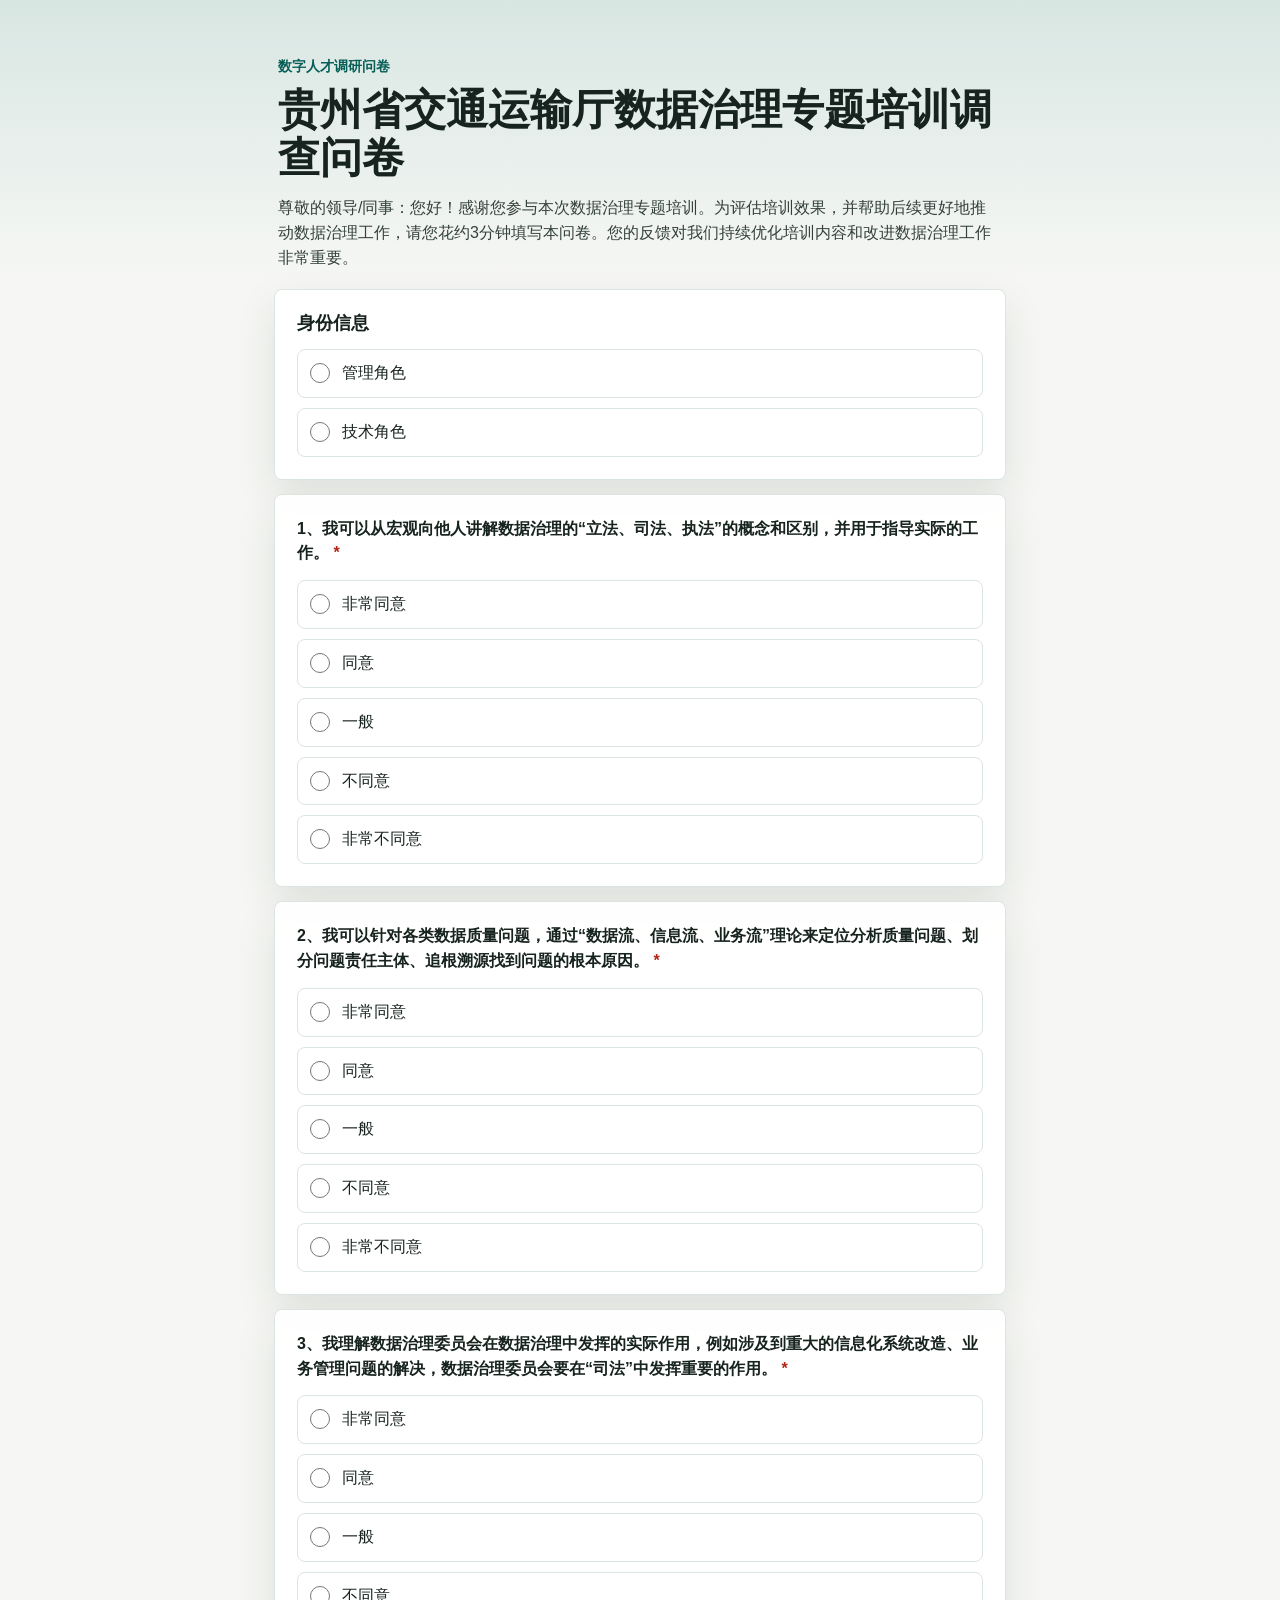
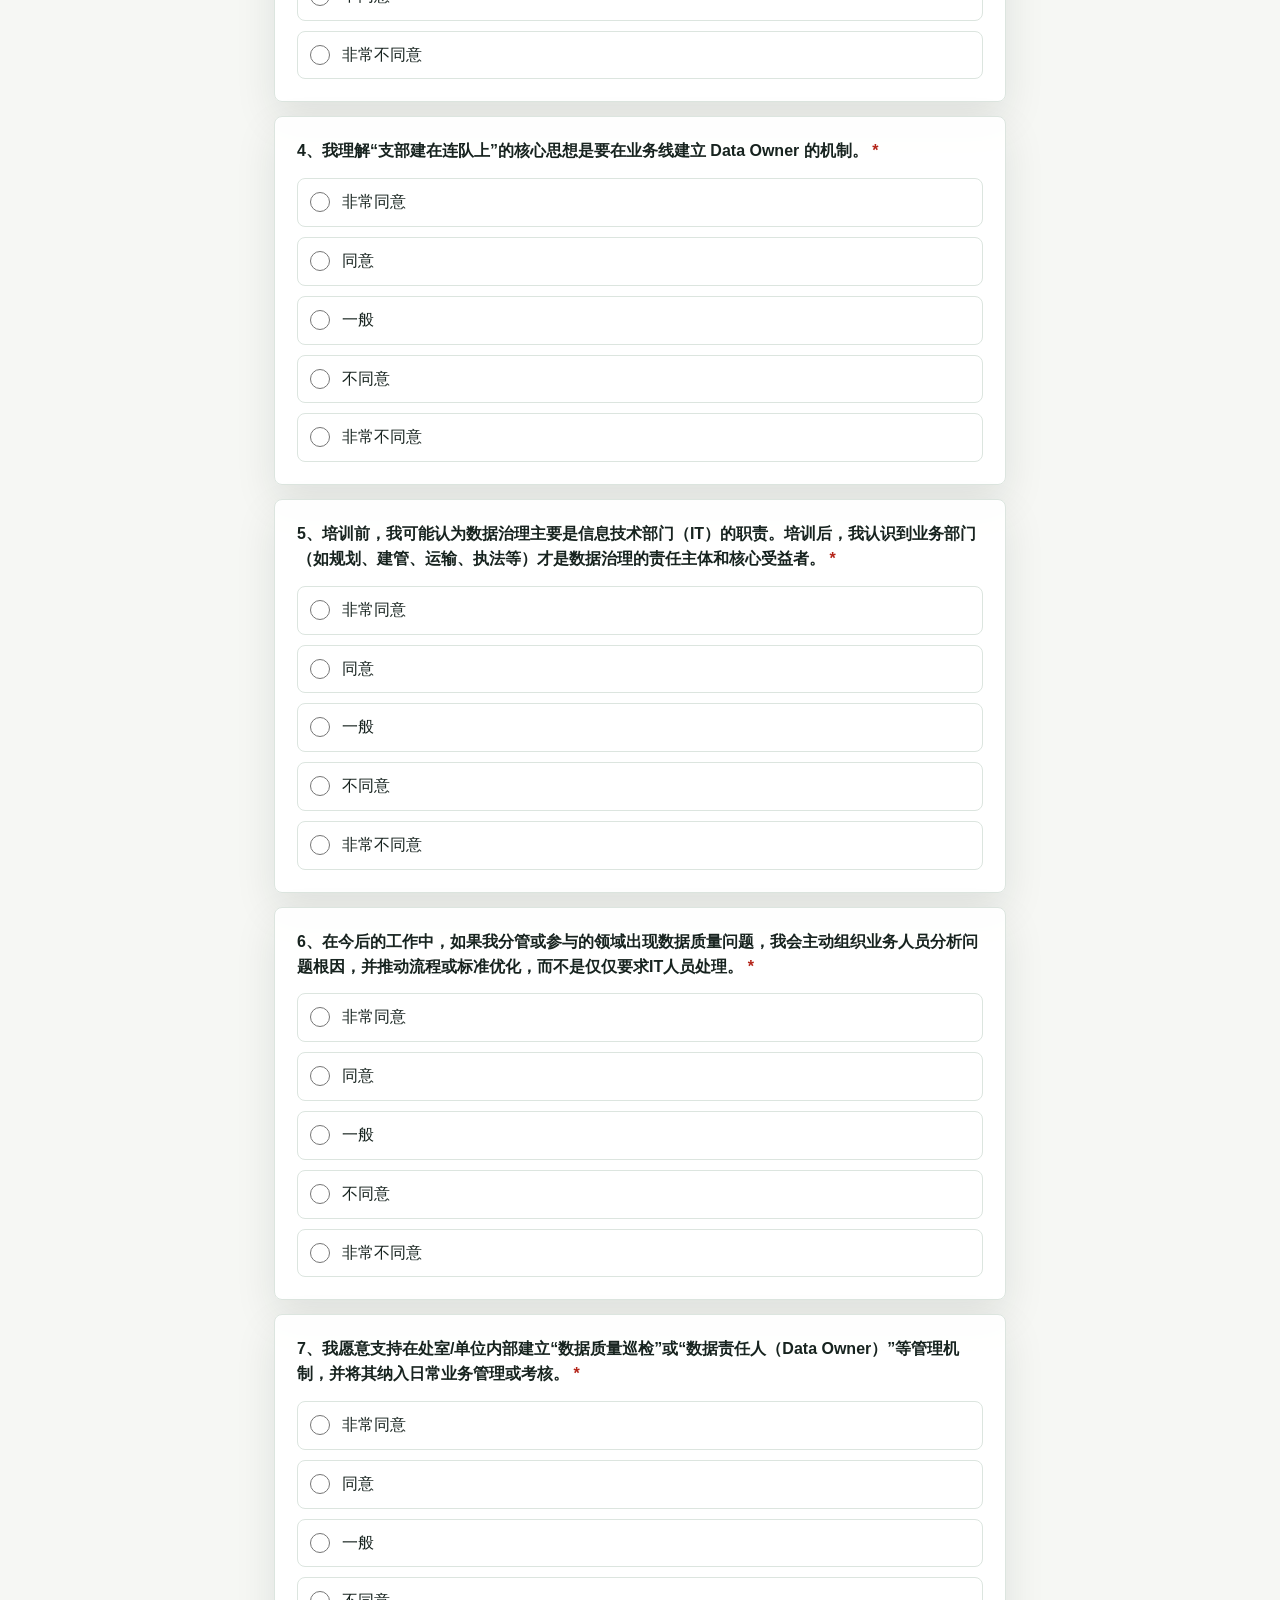
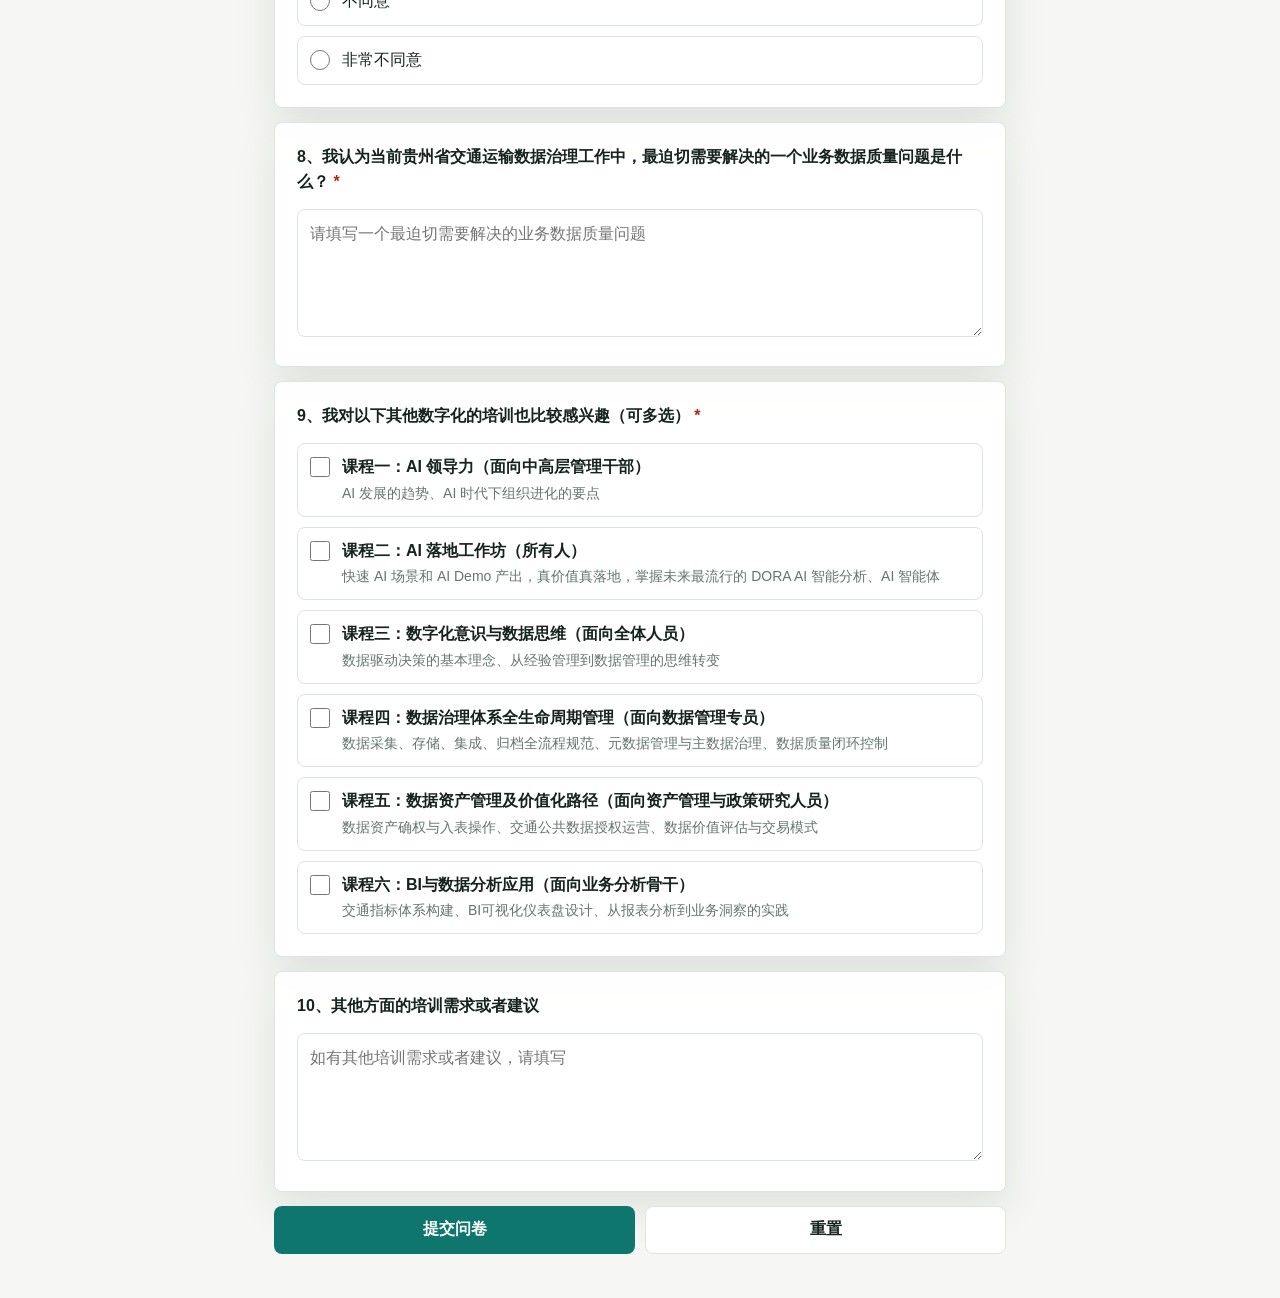
<file: index.html>
<!doctype html>
<html lang="zh-CN">
  <head>
    <meta charset="utf-8">
    <meta name="viewport" content="width=device-width, initial-scale=1, viewport-fit=cover">
    <meta name="theme-color" content="#0f766e">
    <title>贵州省交通运输厅数据治理专题培训调查问卷</title>
    <link rel="stylesheet" href="styles.css?v=20260610-0450">
  </head>
  <body>
    <main class="page-shell">
      <section class="survey-hero">
        <p class="eyebrow">数字人才调研问卷</p>
        <h1>贵州省交通运输厅数据治理专题培训调查问卷</h1>
        <p class="intro">
          尊敬的领导/同事：您好！感谢您参与本次数据治理专题培训。为评估培训效果，并帮助后续更好地推动数据治理工作，请您花约3分钟填写本问卷。您的反馈对我们持续优化培训内容和改进数据治理工作非常重要。
        </p>
      </section>

      <form id="surveyForm" class="survey-form" novalidate>
        <section class="identity-section" aria-labelledby="identityTitle">
          <h2 id="identityTitle">身份信息</h2>
          <div class="option-list" id="roleOptions">
            <label class="option-item">
              <input type="radio" name="role" value="管理角色" required>
              <span>管理角色</span>
            </label>
            <label class="option-item">
              <input type="radio" name="role" value="技术角色" required>
              <span>技术角色</span>
            </label>
          </div>
        </section>

        <section id="questions" class="questions" aria-live="polite"></section>

        <section class="actions" aria-label="提交问卷">
          <button class="primary-button" type="submit">提交问卷</button>
          <button class="secondary-button" type="button" id="resetButton">重置</button>
        </section>
      </form>

      <section class="result-panel" id="resultPanel" hidden style="display: none;">
        <h2>提交成功</h2>
        <p>感谢您的反馈，问卷已提交成功。您现在可以关闭此页面。</p>
        <div class="result-actions">
          <button class="primary-button" type="button" id="closeButton">关闭页面</button>
        </div>
        <p class="close-help" id="closeHelp" hidden style="display: none;">如果页面没有自动关闭，请使用右上角关闭按钮或返回上一页。</p>
      </section>
    </main>

    <script src="config.js?v=20260610-0450"></script>
    <script src="app.js?v=20260610-0450"></script>
  </body>
</html>
</file>
<file: styles.css>
:root {
  color-scheme: light;
  --bg: #f6f7f4;
  --surface: #ffffff;
  --surface-soft: #eef6f2;
  --text: #17231f;
  --muted: #66746f;
  --line: #dce5df;
  --brand: #0f766e;
  --brand-strong: #075e57;
  --accent: #d97706;
  --danger: #b42318;
  --shadow: 0 16px 40px rgba(20, 41, 34, 0.1);
}

* {
  box-sizing: border-box;
}

[hidden] {
  display: none !important;
}

body {
  margin: 0;
  min-height: 100vh;
  background:
    linear-gradient(180deg, rgba(15, 118, 110, 0.13), rgba(246, 247, 244, 0) 280px),
    var(--bg);
  color: var(--text);
  font-family: -apple-system, BlinkMacSystemFont, "Segoe UI", "PingFang SC", "Microsoft YaHei", sans-serif;
  line-height: 1.55;
}

button,
input,
textarea {
  font: inherit;
}

.page-shell {
  width: min(100%, 760px);
  margin: 0 auto;
  padding: 20px 14px 44px;
}

.survey-hero {
  padding: 22px 4px 18px;
}

.eyebrow {
  margin: 0 0 8px;
  color: var(--brand-strong);
  font-size: 14px;
  font-weight: 700;
}

h1,
h2,
p {
  margin-top: 0;
}

h1 {
  margin-bottom: 14px;
  font-size: clamp(28px, 8vw, 42px);
  line-height: 1.15;
  letter-spacing: 0;
}

h2 {
  margin-bottom: 14px;
  font-size: 18px;
  line-height: 1.3;
}

.intro {
  margin-bottom: 0;
  color: #34413d;
  font-size: 16px;
}

.survey-form,
.result-panel {
  display: grid;
  gap: 14px;
}

.identity-section,
.question-card,
.result-panel {
  border: 1px solid var(--line);
  border-radius: 8px;
  background: rgba(255, 255, 255, 0.96);
  box-shadow: var(--shadow);
}

.identity-section,
.question-card {
  padding: 18px;
}

.field-grid {
  display: grid;
  gap: 12px;
}

.text-field {
  display: grid;
  gap: 8px;
  color: var(--muted);
  font-size: 14px;
  font-weight: 700;
}

.text-field input,
.open-answer {
  width: 100%;
  border: 1px solid var(--line);
  border-radius: 8px;
  background: var(--surface);
  color: var(--text);
  outline: none;
}

.text-field input {
  min-height: 48px;
  padding: 10px 12px;
}

.open-answer {
  min-height: 128px;
  resize: vertical;
  padding: 12px;
}

.text-field input:focus,
.open-answer:focus {
  border-color: var(--brand);
  box-shadow: 0 0 0 3px rgba(15, 118, 110, 0.15);
}

.text-field input[aria-invalid="true"] {
  border-color: var(--danger);
  box-shadow: 0 0 0 3px rgba(180, 35, 24, 0.12);
}

.questions {
  display: grid;
  gap: 14px;
}

.question-title {
  margin-bottom: 14px;
  font-size: 16px;
  font-weight: 750;
}

.required {
  color: var(--danger);
}

.option-list {
  display: grid;
  gap: 10px;
}

.option-item {
  display: grid;
  grid-template-columns: 22px 1fr;
  align-items: start;
  gap: 10px;
  min-height: 46px;
  padding: 11px 12px;
  border: 1px solid var(--line);
  border-radius: 8px;
  background: var(--surface);
}

.option-item input {
  width: 20px;
  height: 20px;
  margin: 2px 0 0;
  accent-color: var(--brand);
}

.option-item:has(input:checked) {
  border-color: rgba(15, 118, 110, 0.55);
  background: var(--surface-soft);
}

.option-item:has(input[aria-invalid="true"]) {
  border-color: rgba(180, 35, 24, 0.55);
  box-shadow: 0 0 0 3px rgba(180, 35, 24, 0.08);
}

.course-title {
  display: block;
  font-weight: 750;
}

.course-desc {
  display: block;
  margin-top: 3px;
  color: var(--muted);
  font-size: 14px;
}

.actions,
.result-actions {
  display: grid;
  grid-template-columns: 1fr 1fr;
  gap: 10px;
}

.result-actions .primary-button:only-child,
.result-actions .secondary-button:only-child {
  grid-column: 1 / -1;
}

.primary-button,
.secondary-button {
  min-height: 48px;
  border-radius: 8px;
  border: 1px solid transparent;
  padding: 10px 14px;
  cursor: pointer;
  font-weight: 750;
}

.primary-button {
  background: var(--brand);
  color: #fff;
}

.primary-button:active {
  background: var(--brand-strong);
}

.secondary-button {
  border-color: var(--line);
  background: var(--surface);
  color: var(--text);
}

.result-panel {
  margin-top: 16px;
  padding: 18px;
}

.result-panel p {
  color: var(--muted);
}

.close-help {
  margin-bottom: 0;
  font-size: 14px;
}

#resultText {
  max-height: 320px;
  overflow: auto;
  margin: 2px 0 0;
  padding: 12px;
  border-radius: 8px;
  background: #10231f;
  color: #ecfdf5;
  white-space: pre-wrap;
  word-break: break-word;
}

.error-message {
  margin-top: 10px;
  color: var(--danger);
  font-size: 14px;
  font-weight: 700;
}

@media (min-width: 680px) {
  .page-shell {
    padding-top: 34px;
  }

  .field-grid {
    grid-template-columns: 1fr 1fr;
  }

  .identity-section,
  .question-card,
  .result-panel {
    padding: 22px;
  }
}

@media (max-width: 430px) {
  .actions,
  .result-actions {
    grid-template-columns: 1fr;
  }

  .identity-section,
  .question-card,
  .result-panel {
    padding: 16px;
  }
}
</file>
